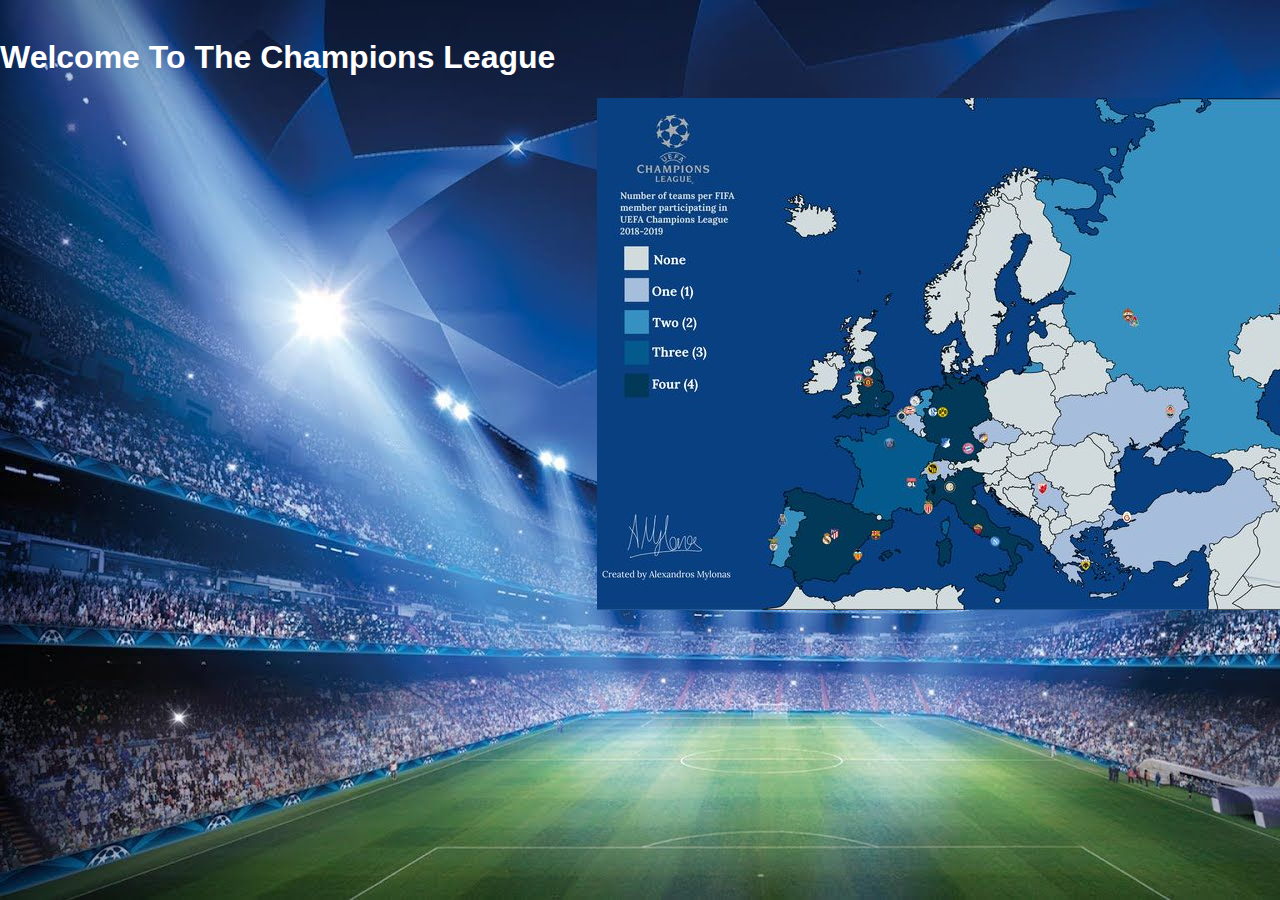
<file: map/index.html>
<!DOCTYPE html>
<html lang="en">
<head>
    <meta charset="UTF-8">
    <meta http-equiv="X-UA-Compatible" content="IE=edge">
    <meta name="viewport" content="width=device-width, initial-scale=1.0">

    <title>Document</title>
    <link rel="stylesheet" href="/map/map.css">

</head>
<body>
    <header>
        <div class="user-header">
            <img id="user-image">
            <div class="user-info">
                <span id="coach-name" ></span>
             <span id="player-happiness" ></span>

             <span id="game-checks" ></span> 


            </div>
        </div>
    </header>
    <h1 class="heading"> Welcome To The Champions League</h1>
    <section id="maps"></section>
    <img  class="team-map"  src="../players/map.jpeg" alt="">
    
    <script type="module"   src="map.js"></script>
</body>
</html>
</file>
<file: map/map.css>
h1 {
    
    font-family: 'Exo', sans-serif;
    color: white;
}


body{
    background-image: url(../players/champions-league-stadium.jpeg);
    position: relative;
    margin: auto;
}

.team-map{
padding-left: 597px;
    
    
}

#maps{
    

    display: flex; 
    flex-direction: column; 
    background-repeat: no-repeat;
    background-size: contain;
    height: fit-content;
    
    
}
    
    

    

a{
    color: rgb(0, 0, 0);
    display: flex;
    flex-direction: column;
  
    position: absolute;
    background-size: cover;
    font-size: 0.8rem;
  text-decoration: underline;
  position: absolute;
   
    
}

.game{
    position: absolute;
}
</file>
